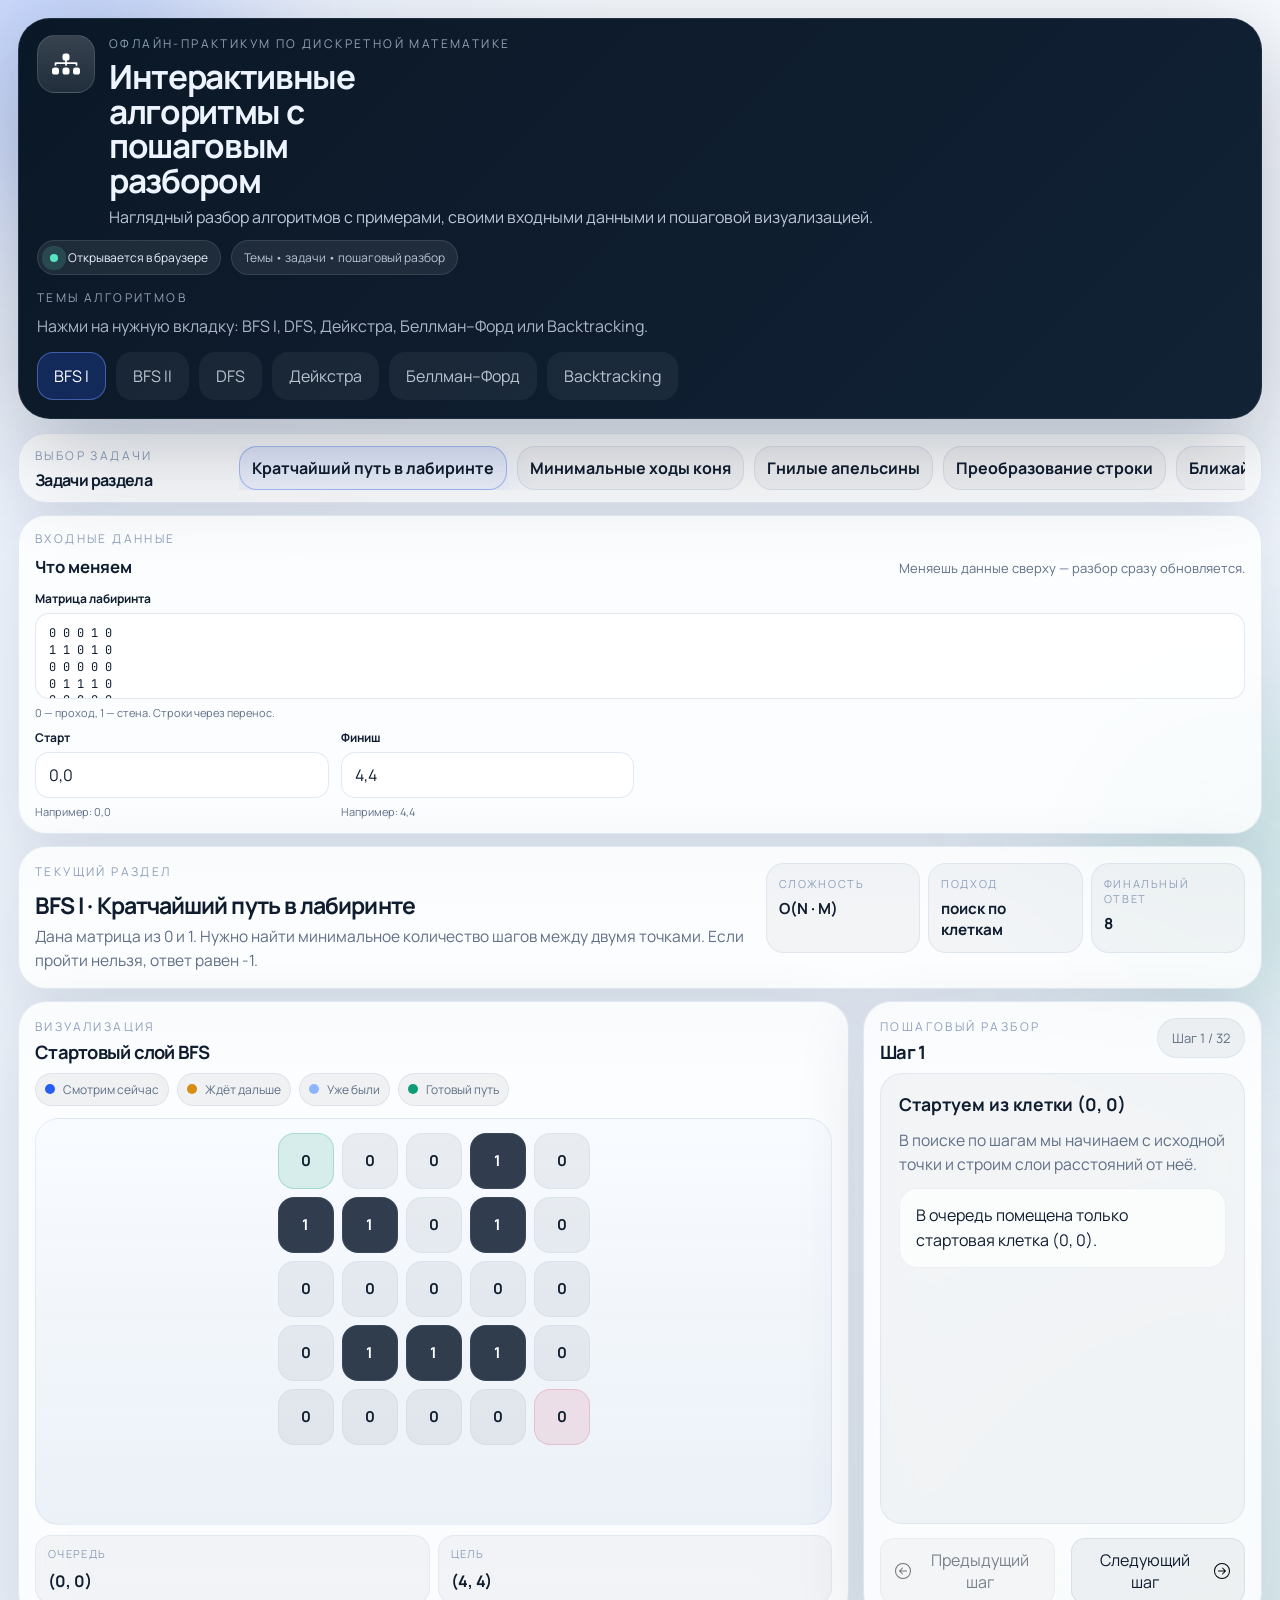
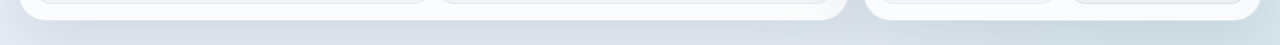
<file: index.html>
<!DOCTYPE html>
<html lang="ru">
  <head>
    <meta charset="UTF-8" />
    <meta
      name="viewport"
      content="width=device-width, initial-scale=1.0"
    />
    <title>Интерактивные алгоритмы</title>
    <link rel="stylesheet" href="./styles.css" />
  </head>
  <body>
    <div class="background-orb background-orb-one"></div>
    <div class="background-orb background-orb-two"></div>

    <div class="app-shell">
      <header class="topbar">
        <div class="brand-block">
          <div class="brand-mark">
            <img
              src="./assets/icons/diagram-3-fill.svg"
              alt=""
              class="brand-mark-icon"
            />
          </div>
          <div class="brand-copy">
            <p class="eyebrow">Офлайн-практикум по дискретной математике</p>
            <h1>Интерактивные алгоритмы с пошаговым разбором</h1>
            <p class="brand-subtitle">
              Наглядный разбор алгоритмов с примерами, своими входными данными и
              пошаговой визуализацией.
            </p>
          </div>
        </div>

        <div class="topbar-meta">
          <div class="status-pill">
            <span class="status-dot"></span>
            Открывается в браузере
          </div>
          <div class="status-pill status-pill-soft">
            Темы • задачи • пошаговый разбор
          </div>
        </div>

        <div class="topbar-nav-head">
          <p class="eyebrow">Темы алгоритмов</p>
          <p class="topbar-nav-copy">
            Нажми на нужную вкладку: BFS I, DFS, Дейкстра, Беллман–Форд или
            Backtracking.
          </p>
        </div>
        <nav id="topicTabs" class="topic-tabs" aria-label="Темы алгоритмов"></nav>
      </header>

      <main class="workspace">
        <section class="task-strip panel">
          <div class="task-strip-head">
            <div>
              <p class="eyebrow">Выбор задачи</p>
              <h3>Задачи раздела</h3>
            </div>
          </div>
          <div id="taskTabs" class="task-tabs" aria-label="Задачи раздела"></div>
        </section>

        <section class="panel input-strip">
          <div class="input-strip-head">
            <div>
              <p class="eyebrow">Входные данные</p>
              <h3>Что меняем</h3>
            </div>
            <p class="input-strip-note">
              Меняешь данные сверху — разбор сразу обновляется.
            </p>
          </div>
          <form id="inputForm" class="input-form"></form>
        </section>

        <section class="hero-strip panel">
          <div class="hero-strip-main">
            <p class="eyebrow">Текущий раздел</p>
            <h2 id="currentTopicTitle">Загрузка...</h2>
            <p id="currentTaskDescription" class="hero-description"></p>
          </div>

          <div class="hero-strip-side">
            <div class="hero-card">
              <span class="hero-card-label">Сложность</span>
              <strong id="taskComplexity">—</strong>
            </div>
            <div class="hero-card">
              <span class="hero-card-label">Подход</span>
              <strong id="taskAlgorithmFamily">—</strong>
            </div>
            <div class="hero-card">
              <span class="hero-card-label">Финальный ответ</span>
              <strong id="taskAnswerPreview">—</strong>
            </div>
          </div>
        </section>

        <div class="content-grid">
          <section class="panel visual-panel">
            <div class="panel-head">
              <div>
                <p class="eyebrow">Визуализация</p>
                <h3 id="visualizationTitle">Состояние алгоритма</h3>
              </div>
              <div id="visualizationLegend" class="legend"></div>
            </div>

            <div id="visualizationStage" class="visualization-stage"></div>
            <div id="visualizationPanels" class="visualization-panels"></div>
          </section>

          <section class="panel side-panel">
            <div class="panel-head side-section-head">
              <div>
                <p class="eyebrow">Пошаговый разбор</p>
                <h3 id="currentStepTitle">Текущий шаг</h3>
              </div>
              <span id="stepCounter" class="step-counter">Шаг 0 / 0</span>
            </div>

            <div class="panel-body panel-body-explanation">
              <article class="step-card">
                <h4 id="stepAction">Скоро здесь появится разбор</h4>
                <p id="stepWhy" class="step-why">
                  Выбери задачу или измени входные данные, чтобы посмотреть трассировку.
                </p>
                <div id="stepPreview" class="step-preview"></div>
              </article>

              <div class="step-navigation">
                <button
                  id="inlinePrevStepButton"
                  class="button button-secondary"
                >
                  <img
                    src="./assets/icons/arrow-left-circle.svg"
                    alt=""
                    class="button-icon"
                  />
                  Предыдущий шаг
                </button>
                <button
                  id="inlineNextStepButton"
                  class="button button-secondary"
                >
                  Следующий шаг
                  <img
                    src="./assets/icons/arrow-right-circle.svg"
                    alt=""
                    class="button-icon"
                  />
                </button>
              </div>
            </div>
          </section>
        </div>
      </main>
    </div>

    <script src="./js/bundle.js" defer></script>
  </body>
</html>
</file>
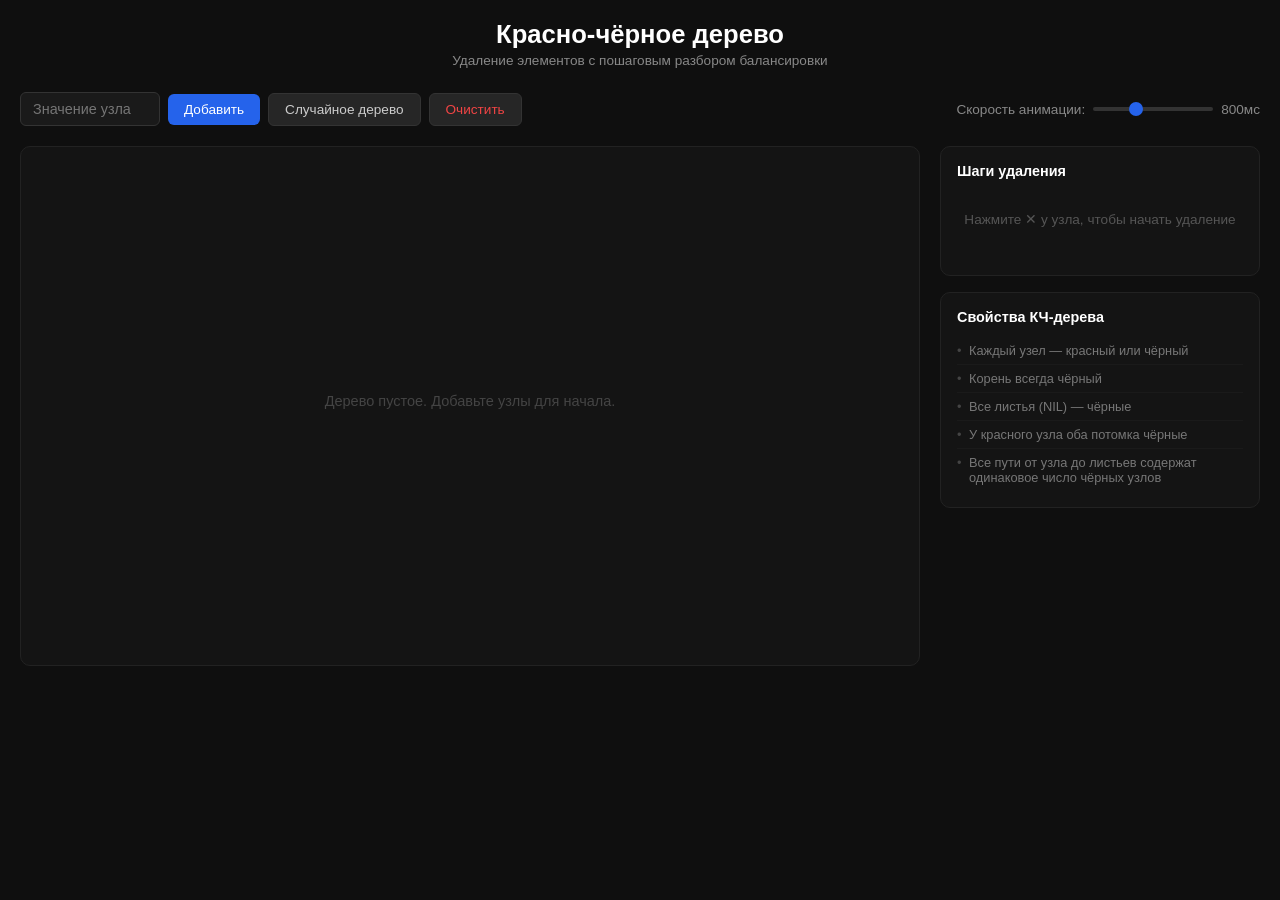
<file: ZAVOZ_GRISHANI_And_Nikitosa_/index.html>
<!DOCTYPE html>
<html lang="ru">
<head>
    <meta charset="UTF-8">
    <meta name="viewport" content="width=device-width, initial-scale=1.0">
    <title>Красно-чёрное дерево — Удаление с пошаговым разбором</title>
    <link rel="stylesheet" href="style.css">
</head>
<body>
    <div class="app">
        <header class="header">
            <h1>Красно-чёрное дерево</h1>
            <p class="subtitle">Удаление элементов с пошаговым разбором балансировки</p>
        </header>

        <div class="controls">
            <div class="input-group">
                <input type="text" id="nodeValue" placeholder="Значение узла">
                <button id="addBtn" class="btn btn-add">Добавить</button>
                <button id="addRandomBtn" class="btn btn-secondary">Случайное дерево</button>
                <button id="clearBtn" class="btn btn-clear">Очистить</button>
            </div>
            <div class="speed-group">
                <label>Скорость анимации:</label>
                <input type="range" id="speedSlider" min="200" max="2000" value="800" step="100">
                <span id="speedLabel">800мс</span>
            </div>
        </div>

        <div class="main-area">
            <div class="tree-container">
                <svg id="treeSvg"></svg>
                <div id="deleteButtons"></div>
            </div>
            <div class="sidebar">
                <div class="steps-panel">
                    <h3>Шаги удаления</h3>
                    <div id="stepsList" class="steps-list">
                        <p class="placeholder-text">Нажмите ✕ у узла, чтобы начать удаление</p>
                    </div>
                    <div class="step-controls" id="stepControls" style="display:none">
                        <button id="prevStepBtn" class="btn btn-step">← Назад</button>
                        <span id="stepCounter">0 / 0</span>
                        <button id="nextStepBtn" class="btn btn-step">Вперёд →</button>
                        <button id="autoPlayBtn" class="btn btn-step">▶ Авто</button>
                        <button id="finishBtn" class="btn btn-add">Завершить</button>
                    </div>
                </div>
                <div class="rules-panel">
                    <h3>Свойства КЧ-дерева</h3>
                    <ul class="rules-list">
                        <li>Каждый узел — красный или чёрный</li>
                        <li>Корень всегда чёрный</li>
                        <li>Все листья (NIL) — чёрные</li>
                        <li>У красного узла оба потомка чёрные</li>
                        <li>Все пути от узла до листьев содержат одинаковое число чёрных узлов</li>
                    </ul>
                </div>
            </div>
        </div>

        <div id="tooltip" class="tooltip" style="display:none"></div>
    </div>

    <script src="rbtree.js"></script>
    <script src="render.js"></script>
    <script src="app.js"></script>
</body>
</html>
</file>
<file: styles.css>
@font-face {
  font-family: "Manrope";
  src: url("./assets/fonts/Manrope-400.ttf") format("truetype");
  font-weight: 400;
  font-style: normal;
  font-display: swap;
}

@font-face {
  font-family: "Manrope";
  src: url("./assets/fonts/Manrope-500.ttf") format("truetype");
  font-weight: 500;
  font-style: normal;
  font-display: swap;
}

@font-face {
  font-family: "Manrope";
  src: url("./assets/fonts/Manrope-700.ttf") format("truetype");
  font-weight: 700;
  font-style: normal;
  font-display: swap;
}

@font-face {
  font-family: "Manrope";
  src: url("./assets/fonts/Manrope-800.ttf") format("truetype");
  font-weight: 800;
  font-style: normal;
  font-display: swap;
}

@font-face {
  font-family: "JetBrains Mono";
  src: url("./assets/fonts/JetBrainsMono-400.ttf") format("truetype");
  font-weight: 400;
  font-style: normal;
  font-display: swap;
}

@font-face {
  font-family: "JetBrains Mono";
  src: url("./assets/fonts/JetBrainsMono-500.ttf") format("truetype");
  font-weight: 500;
  font-style: normal;
  font-display: swap;
}

@font-face {
  font-family: "JetBrains Mono";
  src: url("./assets/fonts/JetBrainsMono-700.ttf") format("truetype");
  font-weight: 700;
  font-style: normal;
  font-display: swap;
}

:root {
  --bg: #eef4fb;
  --bg-strong: #091726;
  --panel: rgba(255, 255, 255, 0.82);
  --panel-border: rgba(123, 153, 194, 0.2);
  --panel-shadow: 0 24px 70px rgba(26, 45, 82, 0.12);
  --text: #0f1d2f;
  --muted: #5f6f86;
  --subtle: #8ea0bb;
  --cobalt: #265df2;
  --cobalt-soft: rgba(38, 93, 242, 0.12);
  --emerald: #0f9d77;
  --emerald-soft: rgba(15, 157, 119, 0.15);
  --amber: #d78d0f;
  --amber-soft: rgba(215, 141, 15, 0.18);
  --rose: #d05b78;
  --rose-soft: rgba(208, 91, 120, 0.18);
  --slate-soft: rgba(15, 29, 47, 0.08);
  --radius-xl: 28px;
  --radius-lg: 22px;
  --radius-md: 16px;
  --radius-sm: 12px;
  --mono: "JetBrains Mono", "SFMono-Regular", Consolas, monospace;
  --sans: "Manrope", "Segoe UI", sans-serif;
  --transition: 220ms cubic-bezier(0.32, 0.72, 0, 1);
}

* {
  box-sizing: border-box;
}

html {
  scroll-behavior: smooth;
}

body {
  margin: 0;
  min-height: 100dvh;
  font-family: var(--sans);
  color: var(--text);
  background:
    radial-gradient(circle at top left, rgba(38, 93, 242, 0.08), transparent 30%),
    radial-gradient(circle at bottom right, rgba(15, 157, 119, 0.08), transparent 26%),
    linear-gradient(180deg, #f8fbff 0%, var(--bg) 42%, #e9eff6 100%);
}

button,
input,
textarea,
select {
  font: inherit;
}

img {
  display: block;
  max-width: 100%;
}

.background-orb {
  position: fixed;
  border-radius: 999px;
  filter: blur(80px);
  pointer-events: none;
  z-index: 0;
}

.background-orb-one {
  top: -120px;
  left: -100px;
  width: 340px;
  height: 340px;
  background: rgba(38, 93, 242, 0.18);
}

.background-orb-two {
  right: -120px;
  bottom: -120px;
  width: 320px;
  height: 320px;
  background: rgba(15, 157, 119, 0.14);
}

.app-shell {
  position: relative;
  z-index: 1;
  width: min(100%, 1500px);
  margin: 0 auto;
  padding: 18px 18px 24px;
}

.topbar,
.panel {
  backdrop-filter: blur(20px);
  background: var(--panel);
  border: 1px solid var(--panel-border);
  box-shadow: var(--panel-shadow);
}

.topbar {
  position: relative;
  z-index: 20;
  padding: 16px 18px;
  border-radius: calc(var(--radius-xl) + 4px);
  background:
    linear-gradient(135deg, rgba(9, 23, 38, 0.94), rgba(17, 34, 54, 0.92)),
    rgba(9, 23, 38, 0.94);
  color: #edf4ff;
  border-color: rgba(255, 255, 255, 0.08);
  box-shadow: 0 28px 100px rgba(9, 23, 38, 0.28);
}

.topbar-nav-head {
  margin-top: 14px;
}

.topbar-nav-copy {
  margin: 4px 0 0;
  color: rgba(226, 237, 255, 0.74);
  line-height: 1.5;
}

.brand-block {
  display: grid;
  grid-template-columns: auto 1fr;
  gap: 14px;
  align-items: start;
}

.brand-mark {
  width: 58px;
  height: 58px;
  border-radius: 18px;
  display: grid;
  place-items: center;
  background:
    linear-gradient(180deg, rgba(255, 255, 255, 0.15), rgba(255, 255, 255, 0.06)),
    rgba(255, 255, 255, 0.04);
  border: 1px solid rgba(255, 255, 255, 0.12);
}

.brand-mark-icon {
  width: 28px;
  height: 28px;
  filter: brightness(0) invert(1);
}

.eyebrow {
  margin: 0 0 8px;
  font-size: 12px;
  letter-spacing: 0.2em;
  text-transform: uppercase;
  color: var(--subtle);
}

.topbar .eyebrow {
  color: rgba(198, 214, 236, 0.72);
}

.brand-copy h1,
.hero-strip h2,
.task-strip h3,
.panel-head h3,
.timeline-head h4 {
  margin: 0;
  line-height: 1.04;
  letter-spacing: -0.04em;
}

.brand-copy h1 {
  max-width: 12ch;
  font-size: clamp(1.55rem, 2.6vw, 2.4rem);
}

.brand-subtitle {
  max-width: 78ch;
  margin: 8px 0 0;
  color: rgba(226, 237, 255, 0.82);
  line-height: 1.48;
}

.topbar-meta {
  display: flex;
  flex-wrap: wrap;
  gap: 10px;
  margin-top: 10px;
}

.status-pill {
  display: inline-flex;
  align-items: center;
  gap: 10px;
  padding: 8px 12px;
  border-radius: 999px;
  font-size: 12px;
  color: #e8f0ff;
  background: rgba(255, 255, 255, 0.08);
  border: 1px solid rgba(255, 255, 255, 0.1);
}

.status-pill-soft {
  color: rgba(229, 238, 252, 0.78);
}

.status-dot {
  width: 8px;
  height: 8px;
  border-radius: 999px;
  background: #59e6c2;
  box-shadow: 0 0 0 8px rgba(89, 230, 194, 0.16);
}

.topic-tabs,
.task-tabs {
  display: flex;
  gap: 10px;
  overflow-x: auto;
  scrollbar-width: thin;
}

.topic-tabs {
  margin-top: 14px;
  padding-bottom: 2px;
  flex-wrap: wrap;
}

.topic-tab,
.task-tab {
  appearance: none;
  border: 1px solid transparent;
  transition: transform var(--transition), background var(--transition),
    border-color var(--transition), color var(--transition);
  cursor: pointer;
}

.topic-tab {
  flex: 0 0 auto;
  padding: 12px 16px;
  border-radius: 16px;
  background: rgba(255, 255, 255, 0.05);
  color: rgba(238, 245, 255, 0.76);
}

.topic-tab:hover,
.task-tab:hover,
.button:hover {
  transform: translateY(-1px);
}

.topic-tab.is-active {
  color: white;
  background: rgba(38, 93, 242, 0.24);
  border-color: rgba(118, 156, 255, 0.48);
}

.workspace {
  margin-top: 14px;
  display: grid;
  gap: 12px;
}

.panel {
  border-radius: var(--radius-xl);
  padding: 16px;
}

.hero-strip {
  display: grid;
  grid-template-columns: 1.35fr 0.9fr;
  gap: 12px;
  align-items: start;
}

.hero-strip h2 {
  font-size: clamp(1.2rem, 1.8vw, 1.55rem);
}

.hero-strip-main {
  display: grid;
  gap: 6px;
}

.hero-description,
.task-strip-note,
.step-why {
  line-height: 1.55;
  color: var(--muted);
}

.hero-description {
  margin: 0;
  font-size: 0.97rem;
}

.hero-strip-side {
  display: grid;
  grid-template-columns: repeat(3, 1fr);
  gap: 8px;
}

.hero-card {
  padding: 12px;
  border-radius: 18px;
  background: rgba(10, 28, 47, 0.04);
  border: 1px solid rgba(99, 132, 176, 0.12);
}

.hero-card-label {
  display: block;
  font-size: 11px;
  text-transform: uppercase;
  letter-spacing: 0.15em;
  color: var(--subtle);
  margin-bottom: 8px;
}

.hero-card strong {
  display: block;
  font-size: 0.95rem;
  line-height: 1.35;
}

.task-strip {
  display: grid;
  gap: 10px;
  padding-block: 14px;
}

.task-strip-head {
  display: grid;
  grid-template-columns: 1fr;
  gap: 4px;
  align-items: start;
}

.task-strip-head h3 {
  font-size: 1rem;
}

.task-tab {
  flex: 0 0 auto;
  min-width: 180px;
  padding: 10px 12px;
  border-radius: 18px;
  text-align: left;
  background: rgba(9, 23, 38, 0.04);
  border-color: rgba(123, 153, 194, 0.18);
  color: var(--text);
}

.task-tab-title {
  display: block;
  font-weight: 700;
}

.task-tab-subtitle {
  display: block;
  margin-top: 3px;
  font-size: 12px;
  line-height: 1.4;
  color: var(--muted);
}

.task-tab.is-active {
  background: linear-gradient(180deg, rgba(38, 93, 242, 0.12), rgba(38, 93, 242, 0.06));
  border-color: rgba(38, 93, 242, 0.34);
  box-shadow: 0 14px 34px rgba(38, 93, 242, 0.12);
}

.content-grid {
  display: grid;
  grid-template-columns: minmax(0, 1.2fr) minmax(340px, 0.78fr) minmax(0, 0.95fr);
  gap: 14px;
  align-items: start;
}

.input-strip {
  display: grid;
  gap: 12px;
  padding-block: 14px;
}

.input-strip-head {
  display: grid;
  grid-template-columns: auto 1fr;
  align-items: end;
  gap: 14px;
}

.input-strip-head h3 {
  margin: 0;
  font-size: 1.05rem;
}

.input-strip-note {
  margin: 0;
  justify-self: end;
  color: var(--muted);
  font-size: 13px;
  line-height: 1.45;
}

.visual-panel {
  grid-area: visual;
}

.side-panel {
  grid-area: side;
  min-height: 0;
  display: flex;
  flex-direction: column;
  overflow: visible;
}

.side-section-head {
  margin-bottom: 10px;
}

.panel-head,
.timeline-head {
  display: flex;
  align-items: start;
  justify-content: space-between;
  gap: 12px;
}

.panel-head h3 {
  font-size: 1.15rem;
}

.visual-panel .panel-head {
  display: grid;
  grid-template-columns: 1fr;
  gap: 10px;
}

.legend {
  display: flex;
  flex-wrap: wrap;
  gap: 8px;
  justify-content: flex-end;
}

.visual-panel .legend {
  justify-content: flex-start;
  flex-wrap: nowrap;
  overflow-x: auto;
  padding-bottom: 2px;
}

.legend-chip {
  display: inline-flex;
  align-items: center;
  gap: 8px;
  padding: 7px 9px;
  border-radius: 999px;
  background: rgba(10, 28, 47, 0.05);
  border: 1px solid rgba(123, 153, 194, 0.16);
  font-size: 12px;
  color: var(--muted);
}

.legend-swatch {
  width: 10px;
  height: 10px;
  border-radius: 999px;
  background: var(--cobalt);
}

.panel-body {
  min-height: 0;
}

.visualization-stage {
  min-height: 360px;
  margin-top: 14px;
  padding: 14px;
  border-radius: 24px;
  background:
    linear-gradient(180deg, rgba(248, 251, 255, 0.96), rgba(234, 240, 247, 0.94));
  border: 1px solid rgba(123, 153, 194, 0.14);
  overflow: auto;
}

.visualization-panels,
.metrics-grid {
  margin-top: 12px;
  display: grid;
  gap: 10px;
  grid-template-columns: repeat(auto-fit, minmax(120px, 1fr));
}

.metric-card,
.state-card {
  padding: 12px;
  border-radius: 16px;
  background: rgba(10, 28, 47, 0.04);
  border: 1px solid rgba(123, 153, 194, 0.12);
}

.metric-label {
  display: block;
  font-size: 11px;
  color: var(--subtle);
  margin-bottom: 10px;
  text-transform: uppercase;
  letter-spacing: 0.12em;
}

.metric-value {
  display: block;
  font-weight: 700;
  line-height: 1.5;
}

.preset-row {
  display: grid;
  grid-template-columns: 1fr;
  gap: 10px;
}

.field {
  display: grid;
  gap: 6px;
}

.field span,
.field-label {
  font-size: 12px;
  font-weight: 700;
}

.input-form {
  display: grid;
  gap: 10px 12px;
}

.input-group {
  display: grid;
  gap: 6px;
}

.input-group.is-wide {
  grid-column: 1 / -1;
}

.input-hint {
  font-size: 11px;
  color: var(--muted);
  line-height: 1.42;
  margin: 0;
}

.input,
.textarea,
.select {
  width: 100%;
  border: 1px solid rgba(123, 153, 194, 0.22);
  border-radius: 14px;
  background: rgba(255, 255, 255, 0.78);
  color: var(--text);
  padding: 11px 13px;
  transition: border-color var(--transition), box-shadow var(--transition);
  outline: none;
}

.textarea {
  resize: none;
  min-height: 64px;
  max-height: 86px;
  font-family: var(--mono);
  font-size: 12px;
  line-height: 1.4;
}

.input:focus,
.textarea:focus,
.select:focus {
  border-color: rgba(38, 93, 242, 0.42);
  box-shadow: 0 0 0 4px rgba(38, 93, 242, 0.1);
}

.controls-grid {
  display: grid;
  grid-template-columns: repeat(2, minmax(0, 1fr));
  gap: 10px;
}

.button {
  appearance: none;
  display: inline-flex;
  align-items: center;
  justify-content: center;
  gap: 10px;
  min-height: 42px;
  border-radius: 14px;
  padding: 10px 14px;
  border: 1px solid transparent;
  cursor: pointer;
  transition: transform var(--transition), border-color var(--transition),
    background var(--transition), box-shadow var(--transition);
}

.button-primary {
  background: linear-gradient(180deg, #3167f4, #204fd1);
  color: white;
  box-shadow: 0 16px 34px rgba(38, 93, 242, 0.22);
}

.button-secondary {
  background: rgba(10, 28, 47, 0.05);
  border-color: rgba(123, 153, 194, 0.18);
  color: var(--text);
}

.button-ghost {
  background: transparent;
  border-color: rgba(123, 153, 194, 0.2);
  color: var(--muted);
}

.button:active {
  transform: scale(0.985);
}

.button:disabled {
  cursor: not-allowed;
  opacity: 0.55;
  transform: none;
  box-shadow: none;
}

.button-icon {
  width: 16px;
  height: 16px;
}

.conclusion-card {
  padding: 14px 16px;
  border-radius: 18px;
  background: linear-gradient(180deg, rgba(38, 93, 242, 0.08), rgba(38, 93, 242, 0.03));
  border: 1px solid rgba(38, 93, 242, 0.16);
  line-height: 1.55;
  color: var(--muted);
}

.step-counter {
  display: inline-flex;
  align-items: center;
  gap: 8px;
  padding: 10px 14px;
  border-radius: 999px;
  background: rgba(10, 28, 47, 0.05);
  border: 1px solid rgba(123, 153, 194, 0.14);
  color: var(--muted);
  font-size: 13px;
}

.panel-body-explanation {
  display: grid;
  gap: 14px;
  grid-template-rows: minmax(0, 1fr) auto;
  min-height: 0;
  flex: 1;
}

.step-card {
  min-height: 0;
  padding: 18px;
  border-radius: 22px;
  background: rgba(10, 28, 47, 0.04);
  border: 1px solid rgba(123, 153, 194, 0.14);
  overflow: hidden;
  display: grid;
  align-content: start;
  gap: 12px;
}

.step-card h4 {
  margin: 0;
  font-size: 1.1rem;
}

.step-preview {
  margin-top: 0;
  padding: 14px 16px;
  border-radius: 18px;
  background: rgba(255, 255, 255, 0.72);
  border: 1px solid rgba(123, 153, 194, 0.12);
  color: var(--text);
  line-height: 1.55;
  display: -webkit-box;
  -webkit-line-clamp: 3;
  -webkit-box-orient: vertical;
  overflow: hidden;
}

.step-why {
  font-size: 0.98rem;
  margin: 0;
  display: -webkit-box;
  -webkit-line-clamp: 6;
  -webkit-box-orient: vertical;
  overflow: hidden;
}

.step-navigation {
  display: grid;
  gap: 16px;
  grid-template-columns: repeat(2, minmax(0, 1fr));
  align-self: stretch;
  margin-top: 0;
}

.matrix-grid {
  display: grid;
  gap: 8px;
  width: fit-content;
  margin: 0 auto;
}

.matrix-row {
  display: grid;
  gap: 8px;
}

.matrix-cell {
  min-width: 56px;
  min-height: 56px;
  display: grid;
  place-items: center;
  padding: 10px;
  border-radius: 16px;
  background: rgba(10, 28, 47, 0.06);
  border: 1px solid rgba(123, 153, 194, 0.12);
  font-weight: 700;
  font-size: 15px;
  color: var(--text);
  transition: transform var(--transition), background var(--transition),
    border-color var(--transition);
}

.matrix-cell small {
  display: block;
  margin-top: 2px;
  font-size: 11px;
  font-family: var(--mono);
  color: var(--muted);
}

.matrix-cell.state-wall {
  background: rgba(15, 29, 47, 0.85);
  color: white;
}

.matrix-cell.state-start,
.matrix-cell.state-source {
  background: rgba(15, 157, 119, 0.14);
  border-color: rgba(15, 157, 119, 0.24);
}

.matrix-cell.state-end,
.matrix-cell.state-target {
  background: rgba(208, 91, 120, 0.14);
  border-color: rgba(208, 91, 120, 0.24);
}

.matrix-cell.state-visited,
.token.state-visited,
.graph-node.state-visited {
  background: rgba(38, 93, 242, 0.12);
  border-color: rgba(38, 93, 242, 0.24);
}

.matrix-cell.state-frontier,
.token.state-frontier,
.graph-node.state-frontier {
  background: rgba(215, 141, 15, 0.16);
  border-color: rgba(215, 141, 15, 0.28);
}

.matrix-cell.state-current,
.token.state-current,
.graph-node.state-current {
  background: rgba(38, 93, 242, 0.22);
  border-color: rgba(38, 93, 242, 0.36);
  transform: scale(1.03);
}

.matrix-cell.state-path,
.token.state-path,
.graph-node.state-path {
  background: rgba(15, 157, 119, 0.18);
  border-color: rgba(15, 157, 119, 0.28);
}

.matrix-cell.state-warning,
.token.state-warning {
  background: rgba(215, 141, 15, 0.16);
  border-color: rgba(215, 141, 15, 0.28);
}

.matrix-cell.state-failure,
.token.state-failure,
.graph-node.state-failure {
  background: rgba(208, 91, 120, 0.16);
  border-color: rgba(208, 91, 120, 0.28);
}

.token-groups {
  display: grid;
  gap: 14px;
}

.token-group {
  padding: 16px;
  border-radius: 18px;
  background: rgba(10, 28, 47, 0.04);
  border: 1px solid rgba(123, 153, 194, 0.12);
}

.token-group h4 {
  margin: 0 0 12px;
  font-size: 1rem;
}

.token-list {
  display: flex;
  flex-wrap: wrap;
  gap: 8px;
}

.token {
  padding: 9px 12px;
  border-radius: 999px;
  background: rgba(255, 255, 255, 0.84);
  border: 1px solid rgba(123, 153, 194, 0.16);
  font-family: var(--mono);
  font-size: 12px;
}

.graph-stage,
.tree-stage {
  width: 100%;
  min-height: 420px;
  display: flex;
  align-items: flex-start;
  justify-content: center;
}

.graph-svg,
.tree-svg {
  width: 100%;
  height: auto;
  min-height: 420px;
  display: block;
}

.graph-edge {
  stroke: rgba(95, 111, 134, 0.7);
  stroke-width: 2.5;
}

.graph-edge.is-active {
  stroke: var(--cobalt);
  stroke-width: 4;
}

.graph-weight {
  font-family: var(--mono);
  font-size: 14px;
  font-weight: 700;
  fill: #41506a;
}

.graph-weight-bg {
  fill: rgba(255, 255, 255, 0.96);
  stroke: rgba(123, 153, 194, 0.24);
  stroke-width: 1;
}

.graph-weight-group.is-active .graph-weight-bg {
  fill: rgba(230, 239, 255, 0.98);
  stroke: rgba(38, 93, 242, 0.28);
}

.graph-node circle {
  fill: rgba(255, 255, 255, 0.92);
  stroke: rgba(123, 153, 194, 0.24);
  stroke-width: 2;
}

.graph-node.state-current circle {
  fill: rgba(38, 93, 242, 0.18);
  stroke: rgba(38, 93, 242, 0.4);
}

.graph-node.state-visited circle {
  fill: rgba(38, 93, 242, 0.12);
  stroke: rgba(38, 93, 242, 0.24);
}

.graph-node.state-path circle {
  fill: rgba(15, 157, 119, 0.18);
  stroke: rgba(15, 157, 119, 0.32);
}

.graph-node.state-failure circle {
  fill: rgba(208, 91, 120, 0.18);
  stroke: rgba(208, 91, 120, 0.3);
}

.graph-node-label {
  font-weight: 800;
  font-size: 18px;
  fill: var(--text);
  text-anchor: middle;
  dominant-baseline: middle;
}

.graph-node-meta {
  font-family: var(--mono);
  font-size: 13px;
  font-weight: 700;
  fill: var(--muted);
  text-anchor: middle;
  paint-order: stroke;
  stroke: rgba(255, 255, 255, 0.95);
  stroke-width: 5px;
  stroke-linejoin: round;
}

.tree-link {
  stroke: rgba(95, 111, 134, 0.58);
  stroke-width: 2.5;
}

.tree-node circle {
  fill: rgba(255, 255, 255, 0.92);
  stroke: rgba(123, 153, 194, 0.24);
  stroke-width: 2.5;
}

.tree-node.state-current circle {
  fill: rgba(38, 93, 242, 0.18);
  stroke: rgba(38, 93, 242, 0.38);
}

.tree-node.state-visited circle {
  fill: rgba(15, 157, 119, 0.12);
  stroke: rgba(15, 157, 119, 0.24);
}

.tree-node.state-path circle {
  fill: rgba(215, 141, 15, 0.16);
  stroke: rgba(215, 141, 15, 0.28);
}

.tree-node.state-found circle {
  fill: rgba(15, 157, 119, 0.18);
  stroke: rgba(15, 157, 119, 0.32);
}

.tree-node.state-failure circle {
  fill: rgba(208, 91, 120, 0.16);
  stroke: rgba(208, 91, 120, 0.3);
}

.tree-label {
  font-weight: 800;
  font-size: 18px;
  fill: var(--text);
  text-anchor: middle;
  dominant-baseline: middle;
}

.backtracking-stage {
  display: grid;
  gap: 18px;
}

.backtracking-strip {
  padding: 18px;
  border-radius: 20px;
  background: rgba(10, 28, 47, 0.04);
  border: 1px solid rgba(123, 153, 194, 0.12);
}

.backtracking-strip h4 {
  margin: 0 0 12px;
}

.backtracking-sequence {
  display: flex;
  flex-wrap: wrap;
  gap: 8px;
}

.empty-note {
  color: var(--subtle);
  font-style: italic;
}

.error-banner {
  margin-top: 10px;
  padding: 12px 14px;
  border-radius: 16px;
  background: rgba(208, 91, 120, 0.12);
  border: 1px solid rgba(208, 91, 120, 0.22);
  color: #7d233c;
}

.note-banner {
  margin-top: 10px;
  padding: 12px 14px;
  border-radius: 16px;
  background: rgba(38, 93, 242, 0.08);
  border: 1px solid rgba(38, 93, 242, 0.14);
  color: #23408d;
}

@media (min-width: 1241px) {
  :root {
    --workspace-panels-height: clamp(610px, calc(100dvh - 280px), 690px);
    --visual-stage-height: clamp(350px, calc(var(--workspace-panels-height) - 190px), 430px);
  }

  .input-strip {
    min-height: 122px;
  }

  .task-strip {
    grid-template-columns: 190px minmax(0, 1fr);
    align-items: center;
    gap: 14px;
    padding-block: 12px;
  }

  .task-strip-head {
    align-items: start;
  }

  .task-tabs {
    flex-wrap: nowrap;
    align-items: stretch;
  }

  .task-tab {
    min-width: 172px;
    padding: 10px 12px;
  }

  .task-tab-subtitle {
    display: none;
  }

  .content-grid {
    min-height: var(--workspace-panels-height);
    height: var(--workspace-panels-height);
    grid-template-columns: minmax(0, 1.5fr) minmax(320px, 0.72fr);
    grid-template-areas: "visual side";
    align-items: stretch;
  }

  .visual-panel,
  .side-panel {
    min-height: 0;
    max-height: none;
    height: 100%;
    overflow: hidden;
    display: flex;
    flex-direction: column;
  }

  .input-form {
    grid-template-columns: repeat(4, minmax(0, 1fr));
    gap: 8px 12px;
  }

  .visual-panel {
    display: grid;
    grid-template-rows: auto minmax(0, 1fr) auto;
    gap: 10px;
  }

  .visual-panel .panel-head,
  .visualization-stage,
  .visualization-panels {
    margin-top: 0;
  }

  .visualization-stage {
    min-height: 0;
    height: auto;
    overflow: auto;
  }

  .visualization-panels {
    gap: 8px;
    grid-template-columns: repeat(auto-fit, minmax(150px, 1fr));
  }

  .metric-card,
  .state-card {
    padding: 10px 12px;
  }

  .metric-label {
    margin-bottom: 8px;
  }

  .graph-stage,
  .tree-stage {
    min-height: max(320px, calc(var(--visual-stage-height) - 60px));
  }
}

@media (max-width: 1240px) {
  .input-strip-head {
    grid-template-columns: 1fr;
    align-items: start;
  }

  .input-strip-note {
    justify-self: start;
  }

  .content-grid {
    grid-template-columns: 1fr;
  }

  .visual-panel,
  .side-panel {
    order: unset;
  }
}

@media (max-width: 980px) {
  .hero-strip,
  .task-strip-head {
    grid-template-columns: 1fr;
  }

  .hero-strip-side {
    grid-template-columns: 1fr;
  }

  .brand-block {
    grid-template-columns: 1fr;
  }

  .brand-mark {
    width: 58px;
    height: 58px;
  }
}

@media (max-width: 720px) {
  .app-shell {
    padding: 16px 12px 28px;
  }

  .topbar,
  .panel {
    padding: 18px;
    border-radius: 24px;
  }

  .controls-grid,
  .preset-row,
  .step-navigation,
  .input-form {
    grid-template-columns: 1fr;
  }

  .topic-tabs {
    flex-wrap: nowrap;
  }

  .matrix-cell {
    min-width: 38px;
    min-height: 38px;
    border-radius: 12px;
    font-size: 13px;
  }

  .visualization-stage {
    min-height: 320px;
    padding: 14px;
  }
}
</file>
<file: ZAVOZ_GRISHANI_And_Nikitosa_/style.css>
* {
    margin: 0;
    padding: 0;
    box-sizing: border-box;
}

body {
    font-family: -apple-system, BlinkMacSystemFont, 'Segoe UI', Roboto, sans-serif;
    background: #0f0f0f;
    color: #e0e0e0;
    min-height: 100vh;
}

.app {
    max-width: 1400px;
    margin: 0 auto;
    padding: 20px;
}

.header {
    text-align: center;
    margin-bottom: 24px;
}

.header h1 {
    font-size: 1.6rem;
    font-weight: 600;
    color: #fff;
}

.subtitle {
    font-size: 0.85rem;
    color: #888;
    margin-top: 4px;
}

/* Controls */
.controls {
    display: flex;
    justify-content: space-between;
    align-items: center;
    gap: 16px;
    margin-bottom: 20px;
    flex-wrap: wrap;
}

.input-group {
    display: flex;
    gap: 8px;
    align-items: center;
}

input[type="text"] {
    background: #1a1a1a;
    border: 1px solid #333;
    color: #fff;
    padding: 8px 12px;
    border-radius: 6px;
    font-size: 0.9rem;
    width: 140px;
    outline: none;
    transition: border-color 0.2s;
}

input[type="number"]:focus {
    border-color: #555;
}

.btn {
    padding: 8px 16px;
    border: none;
    border-radius: 6px;
    font-size: 0.85rem;
    cursor: pointer;
    transition: all 0.15s;
    font-weight: 500;
}

.btn-add {
    background: #2563eb;
    color: #fff;
}

.btn-add:hover {
    background: #1d4ed8;
}

.btn-secondary {
    background: #262626;
    color: #ccc;
    border: 1px solid #333;
}

.btn-secondary:hover {
    background: #333;
}

.btn-clear {
    background: #262626;
    color: #ef4444;
    border: 1px solid #333;
}

.btn-clear:hover {
    background: #1c1c1c;
}

.btn-step {
    background: #262626;
    color: #ccc;
    border: 1px solid #333;
    padding: 6px 12px;
    font-size: 0.8rem;
}

.btn-step:hover {
    background: #333;
}

.btn-step:disabled {
    opacity: 0.4;
    cursor: not-allowed;
}

.speed-group {
    display: flex;
    align-items: center;
    gap: 8px;
    font-size: 0.85rem;
    color: #888;
}

input[type="range"] {
    -webkit-appearance: none;
    background: #333;
    height: 4px;
    border-radius: 2px;
    width: 120px;
}

input[type="range"]::-webkit-slider-thumb {
    -webkit-appearance: none;
    width: 14px;
    height: 14px;
    background: #2563eb;
    border-radius: 50%;
    cursor: pointer;
}

/* Main layout */
.main-area {
    display: flex;
    gap: 20px;
}

.tree-container {
    flex: 1;
    background: #141414;
    border: 1px solid #222;
    border-radius: 10px;
    height: 520px;
    position: relative;
    overflow: hidden;
}

#treeSvg {
    width: 100%;
    height: 100%;
}

#deleteButtons {
    position: absolute;
    top: 0;
    left: 0;
    width: 100%;
    height: 100%;
    pointer-events: none;
}

.delete-btn {
    position: absolute;
    width: 20px;
    height: 20px;
    border-radius: 50%;
    background: #333;
    color: #999;
    border: 1px solid #444;
    font-size: 11px;
    line-height: 18px;
    text-align: center;
    cursor: pointer;
    pointer-events: all;
    transition: all 0.15s;
    display: flex;
    align-items: center;
    justify-content: center;
}

.delete-btn:hover {
    background: #ef4444;
    color: #fff;
    border-color: #ef4444;
    transform: scale(1.2);
}

/* Sidebar */
.sidebar {
    width: 320px;
    display: flex;
    flex-direction: column;
    gap: 16px;
    flex-shrink: 0;
}

.steps-panel, .rules-panel {
    background: #141414;
    border: 1px solid #222;
    border-radius: 10px;
    padding: 16px;
}

.steps-panel h3, .rules-panel h3 {
    font-size: 0.9rem;
    font-weight: 600;
    margin-bottom: 12px;
    color: #fff;
}

.steps-list {
    max-height: 300px;
    overflow-y: auto;
    margin-bottom: 12px;
}

.steps-list::-webkit-scrollbar {
    width: 4px;
}

.steps-list::-webkit-scrollbar-thumb {
    background: #333;
    border-radius: 2px;
}

.placeholder-text {
    color: #555;
    font-size: 0.85rem;
    text-align: center;
    padding: 20px 0;
}

.step-item {
    padding: 8px 10px;
    border-radius: 6px;
    font-size: 0.8rem;
    line-height: 1.4;
    margin-bottom: 4px;
    border-left: 3px solid transparent;
    color: #888;
    transition: all 0.3s;
}

.step-item.active {
    background: #1a1a2e;
    border-left-color: #2563eb;
    color: #e0e0e0;
}

.step-item.done {
    color: #666;
    border-left-color: #333;
}

.step-item .step-num {
    color: #555;
    font-weight: 600;
    margin-right: 6px;
}

.step-item.active .step-num {
    color: #2563eb;
}

.step-item .rule-tag {
    display: inline-block;
    background: #1e293b;
    color: #60a5fa;
    padding: 1px 6px;
    border-radius: 3px;
    font-size: 0.7rem;
    margin-left: 4px;
}

.step-controls {
    display: flex;
    align-items: center;
    gap: 6px;
    flex-wrap: wrap;
}

#stepCounter {
    font-size: 0.8rem;
    color: #666;
    min-width: 50px;
    text-align: center;
}

/* Rules */
.rules-list {
    list-style: none;
}

.rules-list li {
    padding: 6px 0;
    font-size: 0.8rem;
    color: #777;
    border-bottom: 1px solid #1a1a1a;
    padding-left: 12px;
    position: relative;
}

.rules-list li::before {
    content: '•';
    position: absolute;
    left: 0;
    color: #444;
}

.rules-list li:last-child {
    border-bottom: none;
}

/* Tooltip */
.tooltip {
    position: fixed;
    background: #1e293b;
    color: #e0e0e0;
    padding: 10px 14px;
    border-radius: 8px;
    font-size: 0.8rem;
    line-height: 1.5;
    max-width: 280px;
    box-shadow: 0 8px 24px rgba(0,0,0,0.5);
    border: 1px solid #334155;
    z-index: 1000;
    pointer-events: none;
}

.tooltip .tooltip-title {
    font-weight: 600;
    color: #60a5fa;
    margin-bottom: 4px;
}

/* SVG styles */
.tree-edge {
    stroke: #333;
    stroke-width: 2;
    transition: stroke 0.3s;
}

.tree-edge.highlighted {
    stroke: #fbbf24;
    stroke-width: 3;
}

.node-group {
    cursor: default;
    transition: opacity 0.3s;
}

.node-group.dimmed {
    opacity: 0.3;
}

.node-circle {
    stroke-width: 2.5;
    transition: all 0.3s;
}

.node-circle.red {
    fill: #dc2626;
    stroke: #f87171;
}

.node-circle.black {
    fill: #1a1a1a;
    stroke: #555;
}

.node-circle.double-black {
    fill: #1a1a1a;
    stroke: #fbbf24;
    stroke-width: 4;
    stroke-dasharray: 4 2;
}

.node-circle.highlight {
    filter: drop-shadow(0 0 8px rgba(251, 191, 36, 0.6));
}

.node-text {
    fill: #fff;
    font-size: 13px;
    font-weight: 600;
    font-family: -apple-system, BlinkMacSystemFont, 'Segoe UI', Roboto, sans-serif;
    text-anchor: middle;
    dominant-baseline: central;
    pointer-events: none;
}

.node-label {
    fill: #555;
    font-size: 10px;
    font-family: -apple-system, BlinkMacSystemFont, 'Segoe UI', Roboto, sans-serif;
    text-anchor: middle;
    pointer-events: none;
}

.nil-rect {
    fill: #111;
    stroke: #333;
    stroke-width: 1;
    rx: 3;
}

.nil-text {
    fill: #444;
    font-size: 9px;
    font-family: -apple-system, BlinkMacSystemFont, 'Segoe UI', Roboto, sans-serif;
    text-anchor: middle;
    dominant-baseline: central;
}

/* Animation */
@keyframes pulse {
    0%, 100% { transform: scale(1); }
    50% { transform: scale(1.15); }
}

.node-group.pulse .node-circle {
    animation: pulse 0.6s ease-in-out;
}

@keyframes fadeIn {
    from { opacity: 0; transform: translateY(-10px); }
    to { opacity: 1; transform: translateY(0); }
}

.step-item {
    animation: fadeIn 0.2s ease-out;
}

/* Responsive */
@media (max-width: 900px) {
    .main-area {
        flex-direction: column;
    }
    .sidebar {
        width: 100%;
    }
}
</file>
